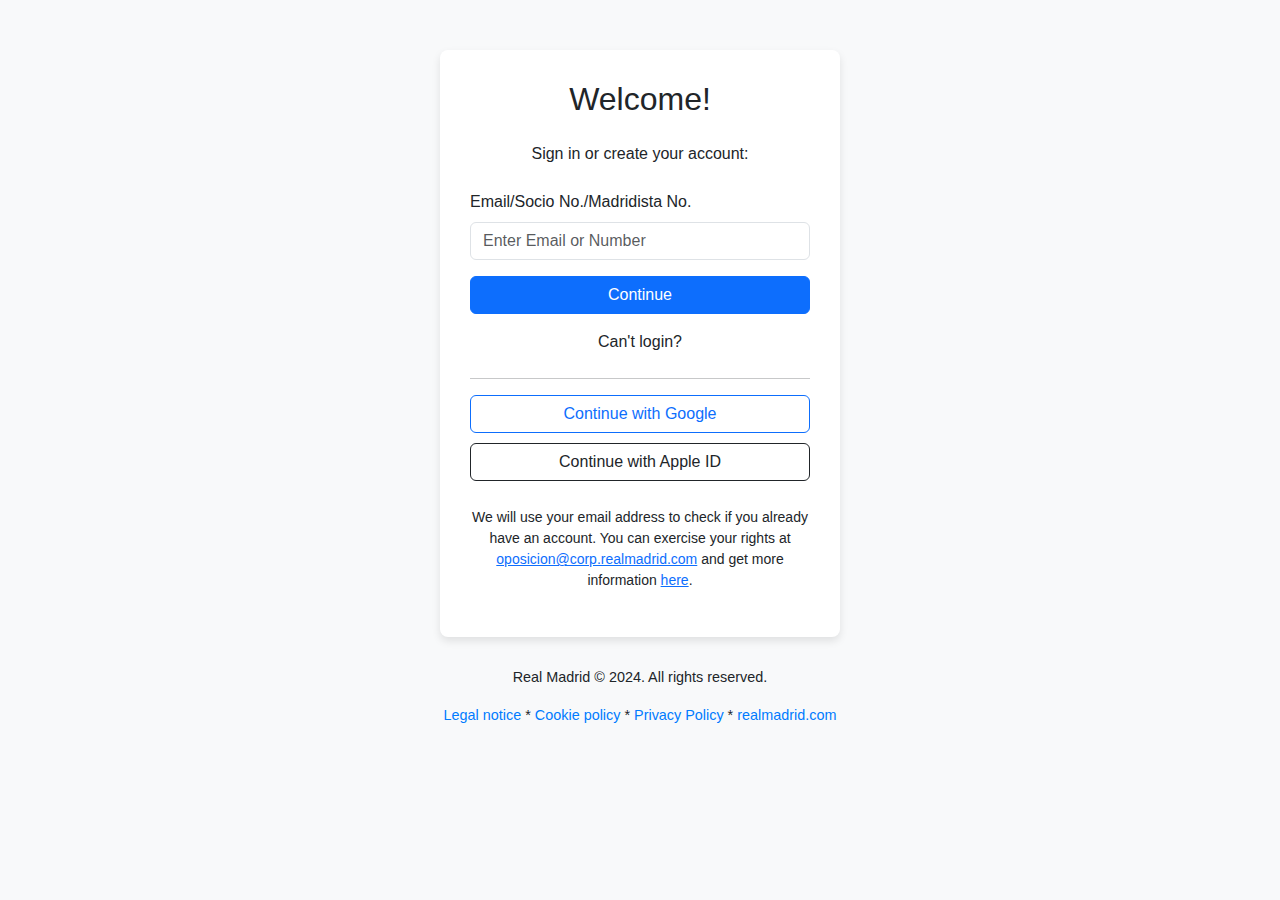
<file: realomadrido/login.html>
<!DOCTYPE html>
<html lang="en">
<head>
    <meta charset="UTF-8">
    <meta name="viewport" content="width=device-width, initial-scale=1.0">
    <title>Login / Registration - Real Madrid</title>
    <link href="https://cdn.jsdelivr.net/npm/bootstrap@5.3.0-alpha1/dist/css/bootstrap.min.css" rel="stylesheet">
    <style>
        body {
            background-color: #f8f9fa;
            font-family: Arial, sans-serif;
        }
        .container {
            max-width: 400px;
            margin-top: 50px;
            background-color: #ffffff;
            padding: 30px;
            border-radius: 8px;
            box-shadow: 0 4px 8px rgba(0, 0, 0, 0.1);
        }
        .footer {
            text-align: center;
            font-size: 0.9rem;
            margin-top: 30px;
        }
        .footer a {
            text-decoration: none;
            color: #007bff;
        }
        .btn-google, .btn-apple {
            width: 100%;
            margin-bottom: 10px;
        }
    </style>
</head>
<body>

    <div class="container">
        <h2 class="text-center mb-4">Welcome!</h2>
        <p class="text-center mb-4">Sign in or create your account:</p>

        <!-- Input Section -->
        <div class="mb-3">
            <label for="loginInput" class="form-label">Email/Socio No./Madridista No.</label>
            <input type="text" class="form-control" id="loginInput" placeholder="Enter Email or Number" required>
        </div>

        <!-- Continue Button -->
        <button class="btn btn-primary w-100 mb-3" id="continueBtn">Continue</button>

        <!-- Login/Sign Up or Google/Apple Login -->
        <p class="text-center mb-4">Can't login?</p>
        <hr>

        <div class="text-center mb-3">
            <button class="btn btn-outline-primary w-100 btn-google">
                Continue with Google
            </button>
            <button class="btn btn-outline-dark w-100 btn-apple">
                Continue with Apple ID
            </button>
        </div>

        <!-- Legal Notice -->
        <p class="small text-center">
            We will use your email address to check if you already have an account. You can exercise your rights at 
            <a href="mailto:oposicion@corp.realmadrid.com">oposicion@corp.realmadrid.com</a> and get more information 
            <a href="#">here</a>.
        </p>
    </div>

    <!-- Footer Section -->
    <div class="footer">
        <p>Real Madrid © 2024. All rights reserved.</p>
        <p>
            <a href="#">Legal notice</a> * 
            <a href="#">Cookie policy</a> * 
            <a href="#">Privacy Policy</a> * 
            <a href="https://www.realmadrid.com" target="_blank">realmadrid.com</a>
        </p>
    </div>

    <!-- Scripts -->
    <script src="https://cdn.jsdelivr.net/npm/@popperjs/core@2.11.6/dist/umd/popper.min.js"></script>
    <script src="https://cdn.jsdelivr.net/npm/bootstrap@5.3.0-alpha1/dist/js/bootstrap.min.js"></script>
</body>
</html>
</file>
